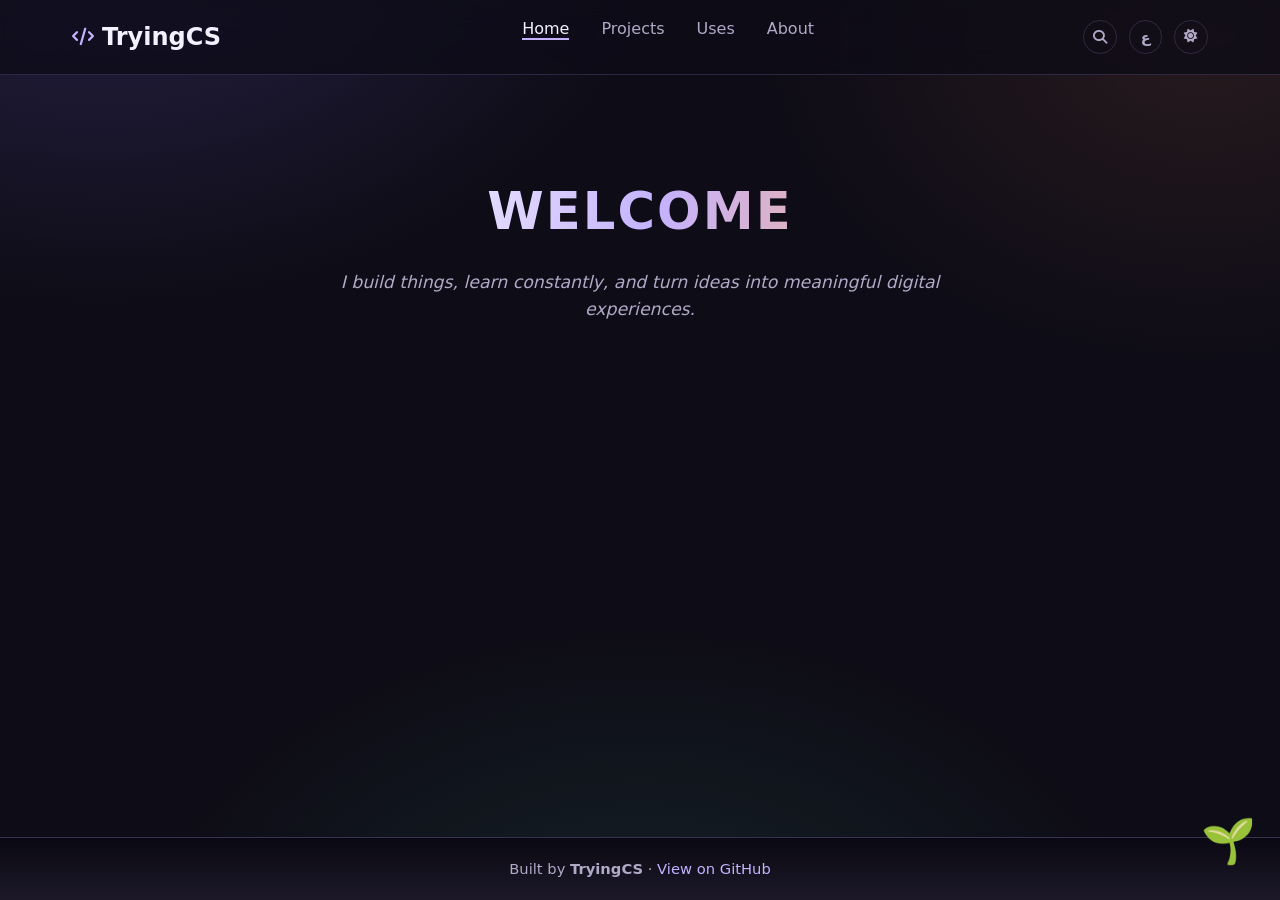
<file: index.html>
<!DOCTYPE html>
<html lang="en" dir="ltr">
<head>
    <meta charset="UTF-8">
    <meta name="viewport" content="width=device-width, initial-scale=1.0">
    <title data-i18n="home.title">Kissou's space</title>
    <link rel="stylesheet" href="https://cdnjs.cloudflare.com/ajax/libs/font-awesome/6.5.1/css/all.min.css">
    <link rel="stylesheet" href="/assets/css/style.css">
    <script src="/assets/js/i18n.js"></script>
    <script>
        // Apply a saved theme before paint so switching never flashes.
        try { if (localStorage.getItem('theme') === 'light') document.documentElement.dataset.theme = 'light'; } catch (e) {}
    </script>
</head>
<body>
    <nav class="navbar">
        <div class="nav-container">
            <a class="nav-logo" href="/">
                <i class="fa-solid fa-code" aria-hidden="true"></i>
                <span>TryingCS</span>
            </a>
             <ul class="nav-menu">
                <li class="nav-item"><a href="/" class="nav-link active" aria-current="page" data-i18n="nav.home">Home</a></li>
                <li class="nav-item"><a href="/projects/" class="nav-link" data-i18n="nav.projects">Projects</a></li>
                <li class="nav-item"><a href="/uses/" class="nav-link" data-i18n="nav.uses">Uses</a></li>
                <li class="nav-item"><a href="/about/" class="nav-link" data-i18n="nav.about">About</a></li>

            </ul>
            <div class="nav-actions">
                <button type="button" class="nav-icon-btn" data-palette-open data-i18n-attr="aria-label:nav.search;title:nav.searchTitle" aria-label="Search pages" title="Search pages (Ctrl K)">
                    <i class="fa-solid fa-magnifying-glass"></i>
                </button>
                <button type="button" class="lang-toggle" data-lang-toggle aria-label="Switch to Arabic" title="Switch to Arabic">
                    <span data-lang-label aria-hidden="true">ع</span>
                </button>
                <button type="button" class="theme-toggle" aria-label="Switch to light mode" aria-pressed="false" title="Switch to light mode">
                    <i class="fa-solid fa-sun theme-icon theme-icon-sun" aria-hidden="true"></i>
                    <i class="fa-solid fa-moon theme-icon theme-icon-moon" aria-hidden="true"></i>
                </button>
                <div class="hamburger" aria-label="Toggle menu">
                    <span></span>
                    <span></span>
                    <span></span>
                </div>
            </div>
        </div>
    </nav>

    <main class="container">
        <section class="hero">
            <h1 data-i18n="home.heading">Welcome</h1>
            <p class="subtitle" data-i18n="home.subtitle">I build things, learn constantly, and turn ideas into meaningful digital experiences.</p>
        </section>
    </main>

    <footer class="site-footer">
        <p>
            <span data-i18n="footer.builtBy">Built by</span> <strong>TryingCS</strong> ·
            <a href="https://github.com/TryingCS/TryingCS.github.io" target="_blank" rel="noreferrer" data-i18n="footer.viewGithub">View on GitHub</a>
        </p>
    </footer>

    <img id="watering-can" src="/assets/watering-can.png" alt="">
    <div id="plant-wrap" title="Water the plant" data-i18n-attr="title:plant.title"><span id="plant">🌱</span></div>
    <div id="water-popup"></div>

    <script src="/assets/js/plant.js"></script>
    <script src="/assets/js/navbar.js"></script>
    <script src="/assets/js/theme.js"></script>
    <script src="/assets/js/palette.js"></script>
</body>
</html>
</file>
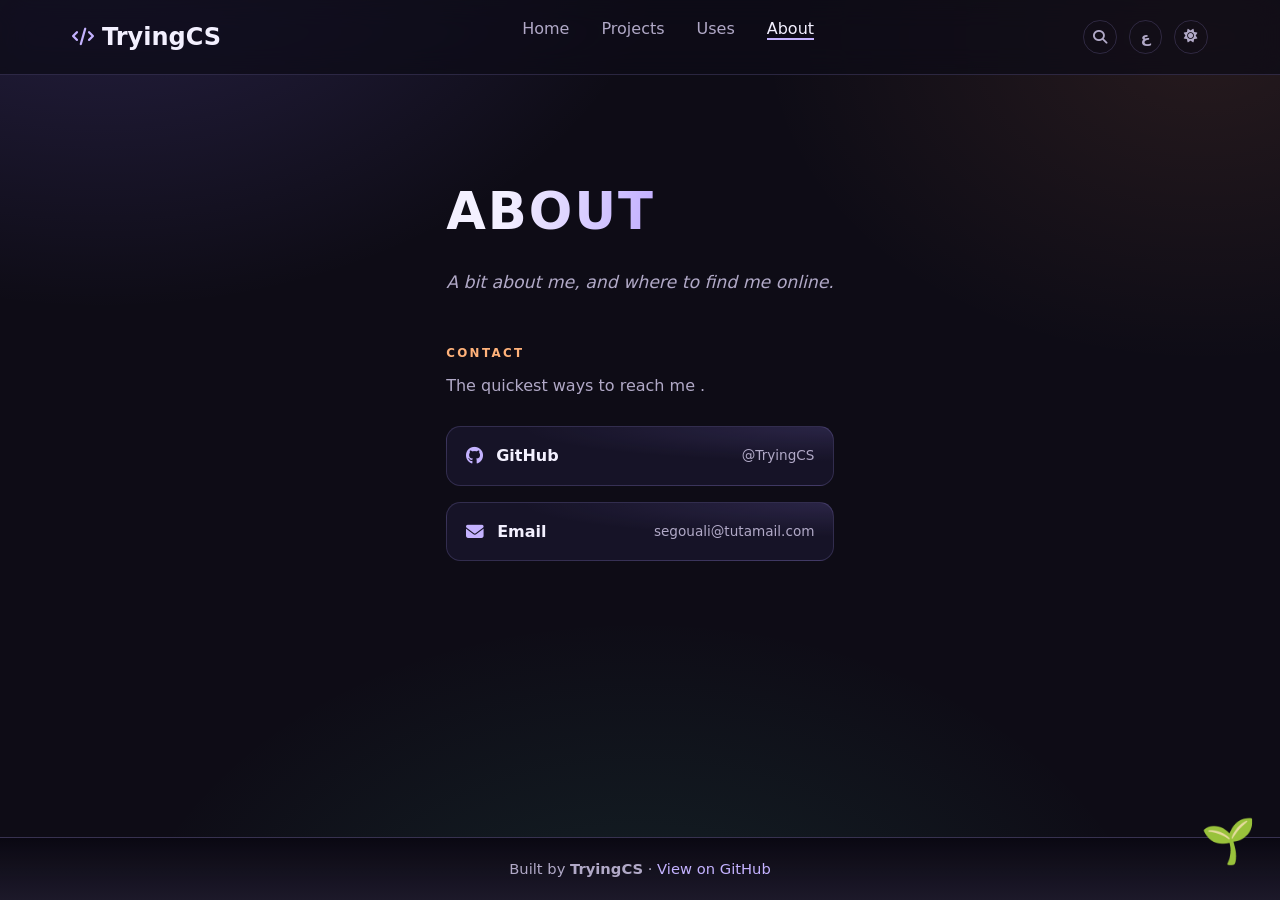
<file: about/index.html>
<!DOCTYPE html>
<html lang="en" dir="ltr">
<head>
    <meta charset="UTF-8">
    <meta name="viewport" content="width=device-width, initial-scale=1.0">
    <title data-i18n="about.title">Kissou's space</title>
    <link rel="stylesheet" href="https://cdnjs.cloudflare.com/ajax/libs/font-awesome/6.5.1/css/all.min.css">
    <link rel="stylesheet" href="/assets/css/style.css">
    <script src="/assets/js/i18n.js"></script>
    <script>
        // Apply a saved theme before paint so switching never flashes.
        try { if (localStorage.getItem('theme') === 'light') document.documentElement.dataset.theme = 'light'; } catch (e) {}
    </script>
</head>
<body>
    <nav class="navbar">
        <div class="nav-container">
            <a class="nav-logo" href="/">
                <i class="fa-solid fa-code" aria-hidden="true"></i>
                <span>TryingCS</span>
            </a>
            <ul class="nav-menu">
                <li class="nav-item"><a href="/" class="nav-link" data-i18n="nav.home">Home</a></li>
                <li class="nav-item"><a href="/projects/" class="nav-link" data-i18n="nav.projects">Projects</a></li>
                <li class="nav-item"><a href="/uses/" class="nav-link" data-i18n="nav.uses">Uses</a></li>
                <li class="nav-item"><a href="/about/" class="nav-link active" aria-current="page" data-i18n="nav.about">About</a></li>

            </ul>
            <div class="nav-actions">
                <button type="button" class="nav-icon-btn" data-palette-open data-i18n-attr="aria-label:nav.search;title:nav.searchTitle" aria-label="Search pages" title="Search pages (Ctrl K)">
                    <i class="fa-solid fa-magnifying-glass"></i>
                </button>
                <button type="button" class="lang-toggle" data-lang-toggle aria-label="Switch to Arabic" title="Switch to Arabic">
                    <span data-lang-label aria-hidden="true">ع</span>
                </button>
                <button type="button" class="theme-toggle" aria-label="Switch to light mode" aria-pressed="false" title="Switch to light mode">
                    <i class="fa-solid fa-sun theme-icon theme-icon-sun" aria-hidden="true"></i>
                    <i class="fa-solid fa-moon theme-icon theme-icon-moon" aria-hidden="true"></i>
                </button>
                <div class="hamburger" aria-label="Toggle menu">
                    <span></span>
                    <span></span>
                    <span></span>
                </div>
            </div>
        </div>
    </nav>

    <main class="container about">
        <header class="hero about-hero">
            <h1 data-i18n="about.heading">About</h1>
            <p class="subtitle" data-i18n="about.subtitle">A bit about me, and where to find me online.</p>
        </header>

        <section class="about-section" aria-labelledby="about-contact">
            <h2 id="about-contact" data-i18n="about.contact">Contact</h2>
            <p data-i18n="about.contactNote">I'm here.</p>

            <ul class="about-contacts">
                <li>
                    <a class="about-contact" href="https://github.com/TryingCS" target="_blank" rel="noreferrer">
                        <i class="fa-brands fa-github" aria-hidden="true"></i>
                        <span class="about-contact-label" data-i18n="about.github">GitHub</span>
                        <span class="about-contact-value">@TryingCS</span>
                    </a>
                </li>
                <li>
                    <a class="about-contact" href="mailto:segouali@tutamail.com">
                        <i class="fa-solid fa-envelope" aria-hidden="true"></i>
                        <span class="about-contact-label" data-i18n="about.email">Email</span>
                        <span class="about-contact-value">segouali@tutamail.com</span>
                    </a>
                </li>
            </ul>
        </section>
    </main>

    <footer class="site-footer">
        <p>
            <span data-i18n="footer.builtBy">Built by</span> <strong>TryingCS</strong> ·
            <a href="https://github.com/TryingCS/TryingCS.github.io" target="_blank" rel="noreferrer" data-i18n="footer.viewGithub">View on GitHub</a>
        </p>
    </footer>

    <img id="watering-can" src="/assets/watering-can.png" alt="">
    <div id="plant-wrap" title="Water the plant" data-i18n-attr="title:plant.title"><span id="plant">🌱</span></div>
    <div id="water-popup"></div>

    <script src="/assets/js/plant.js"></script>
    <script src="/assets/js/navbar.js"></script>
    <script src="/assets/js/theme.js"></script>
    <script src="/assets/js/palette.js"></script>
</body>
</html>
</file>
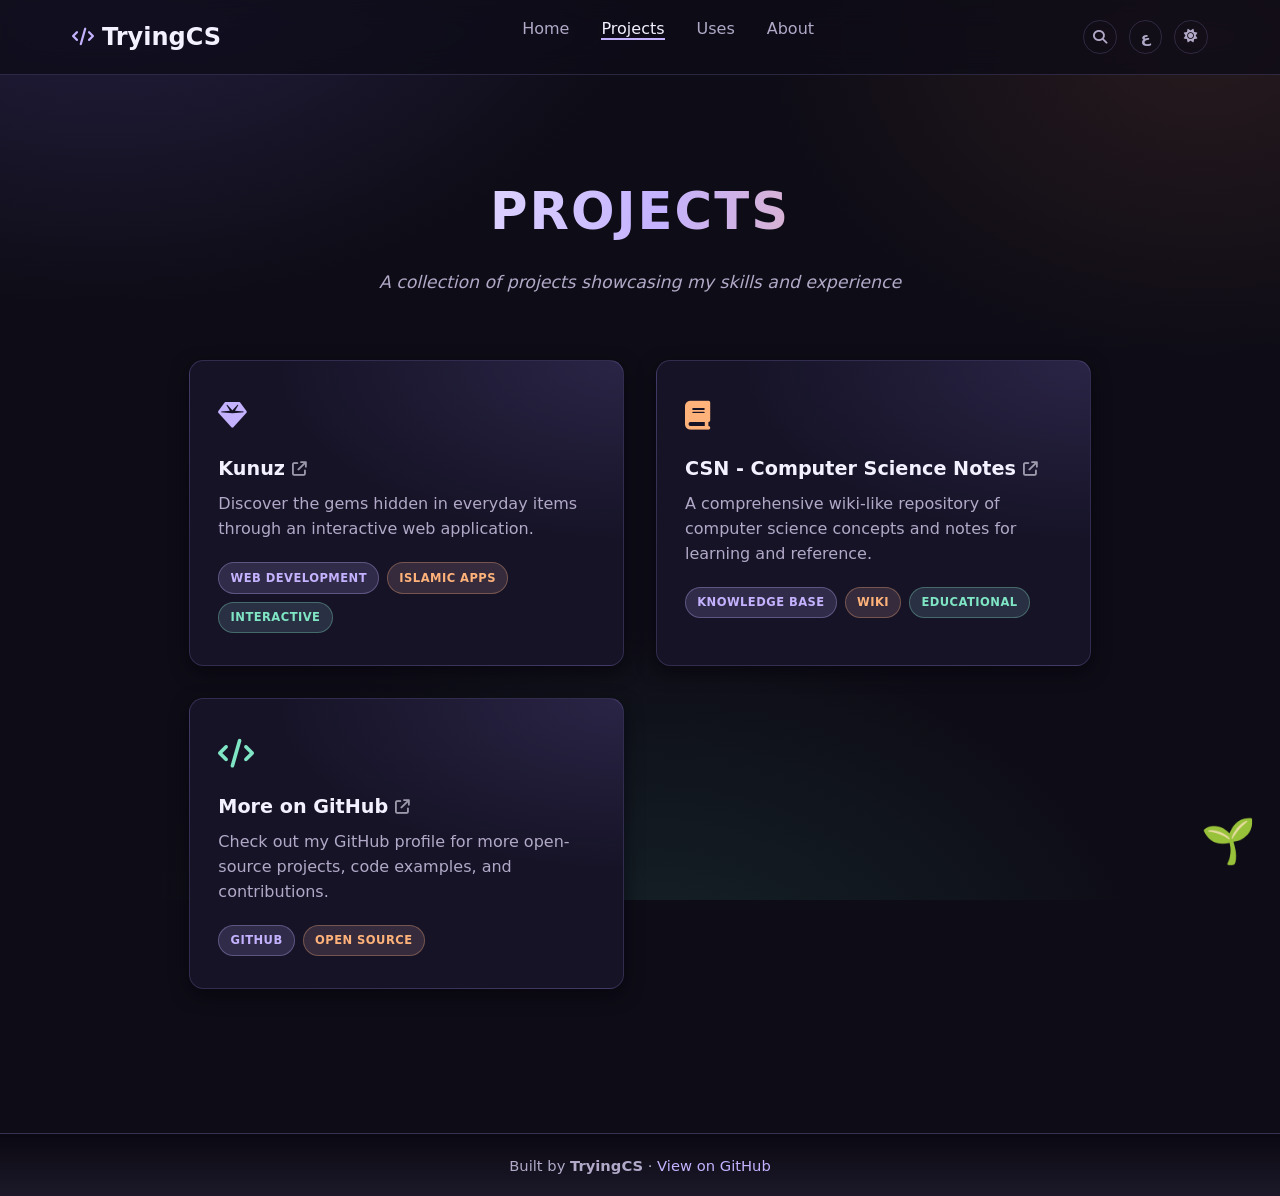
<file: projects/index.html>
<!DOCTYPE html>
<html lang="en" dir="ltr">
<head>
    <meta charset="UTF-8">
    <meta name="viewport" content="width=device-width, initial-scale=1.0">
    <title data-i18n="projects.title">Projects - My Portfolio</title>
    <link rel="stylesheet" href="https://cdnjs.cloudflare.com/ajax/libs/font-awesome/6.5.1/css/all.min.css">
    <link rel="stylesheet" href="/assets/css/style.css">
    <script src="/assets/js/i18n.js"></script>
    <script>
        // Apply a saved theme before paint so switching never flashes.
        try { if (localStorage.getItem('theme') === 'light') document.documentElement.dataset.theme = 'light'; } catch (e) {}
    </script>
</head>
<body>
    <nav class="navbar">
        <div class="nav-container">
            <a class="nav-logo" href="/">
                <i class="fa-solid fa-code" aria-hidden="true"></i>
                <span>TryingCS</span>
            </a>
             <ul class="nav-menu">
                <li class="nav-item"><a href="/" class="nav-link" data-i18n="nav.home">Home</a></li>
                <li class="nav-item"><a href="/projects/" class="nav-link active" aria-current="page" data-i18n="nav.projects">Projects</a></li>
                <li class="nav-item"><a href="/uses/" class="nav-link" data-i18n="nav.uses">Uses</a></li>
                <li class="nav-item"><a href="/about/" class="nav-link" data-i18n="nav.about">About</a></li>

            </ul>
            <div class="nav-actions">
                <button type="button" class="nav-icon-btn" data-palette-open data-i18n-attr="aria-label:nav.search;title:nav.searchTitle" aria-label="Search pages" title="Search pages (Ctrl K)">
                    <i class="fa-solid fa-magnifying-glass"></i>
                </button>
                <button type="button" class="lang-toggle" data-lang-toggle aria-label="Switch to Arabic" title="Switch to Arabic">
                    <span data-lang-label aria-hidden="true">ع</span>
                </button>
                <button type="button" class="theme-toggle" aria-label="Switch to light mode" aria-pressed="false" title="Switch to light mode">
                    <i class="fa-solid fa-sun theme-icon theme-icon-sun" aria-hidden="true"></i>
                    <i class="fa-solid fa-moon theme-icon theme-icon-moon" aria-hidden="true"></i>
                </button>
                <div class="hamburger" aria-label="Toggle menu">
                    <span></span>
                    <span></span>
                    <span></span>
                </div>
            </div>
        </div>
    </nav>

    <main class="container">
        <section class="hero">
            <h1 data-i18n="projects.heading">Projects</h1>
            <p class="subtitle" data-i18n="projects.subtitle">A collection of projects showcasing my skills and experience</p>
        </section>

        <div class="grid">
            <div class="card">
                <div class="card-icon"><i class="fa-solid fa-gem"></i></div>
                <a href="https://tryingcs.github.io/kunuz/">
                    <span data-i18n="projects.kunuz.title">Kunuz</span> <i class="fa-solid fa-arrow-up-right-from-square" style="font-size: 0.9rem; vertical-align: middle; opacity: 0.6;"></i>
                </a>
                <p data-i18n="projects.kunuz.desc">Discover the gems hidden in everyday items through an interactive web application.</p>
                <div class="tags">
                    <span class="tag" data-i18n="tags.webDev">Web Development</span>
                    <span class="tag" data-i18n="tags.islamicApps">Islamic Apps</span>
                    <span class="tag" data-i18n="tags.interactive">Interactive</span>
                </div>
            </div>

            <div class="card">
                <div class="card-icon"><i class="fa-solid fa-book"></i></div>
                <a href="https://computer-science-notes.vercel.app/">
                    <span data-i18n="projects.csn.title">CSN - Computer Science Notes</span> <i class="fa-solid fa-arrow-up-right-from-square" style="font-size: 0.9rem; vertical-align: middle; opacity: 0.6;"></i>
                </a>
                <p data-i18n="projects.csn.desc">A comprehensive wiki-like repository of computer science concepts and notes for learning and reference.</p>
                <div class="tags">
                    <span class="tag" data-i18n="tags.knowledgeBase">Knowledge Base</span>
                    <span class="tag" data-i18n="tags.wiki">Wiki</span>
                    <span class="tag" data-i18n="tags.educational">Educational</span>
                </div>
            </div>

            <div class="card">
                <div class="card-icon"><i class="fa-solid fa-code"></i></div>
                <a href="https://github.com/TryingCS">
                    <span data-i18n="projects.github.title">More on GitHub</span> <i class="fa-solid fa-arrow-up-right-from-square" style="font-size: 0.9rem; vertical-align: middle; opacity: 0.6;"></i>
                </a>
                <p data-i18n="projects.github.desc">Check out my GitHub profile for more open-source projects, code examples, and contributions.</p>
                <div class="tags">
                    <span class="tag" data-i18n="tags.github">GitHub</span>
                    <span class="tag" data-i18n="tags.openSource">Open Source</span>
                </div>
            </div>
        </div>
    </main>

    <footer class="site-footer">
        <p>
            <span data-i18n="footer.builtBy">Built by</span> <strong>TryingCS</strong> ·
            <a href="https://github.com/TryingCS/TryingCS.github.io" target="_blank" rel="noreferrer" data-i18n="footer.viewGithub">View on GitHub</a>
        </p>
    </footer>

    <img id="watering-can" src="/assets/watering-can.png" alt="">
    <div id="plant-wrap" title="Water the plant" data-i18n-attr="title:plant.title"><span id="plant">🌱</span></div>
    <div id="water-popup"></div>

    <script src="/assets/js/plant.js"></script>
    <script src="/assets/js/navbar.js"></script>
    <script src="/assets/js/theme.js"></script>
    <script src="/assets/js/palette.js"></script>
</body>
</html>
</file>
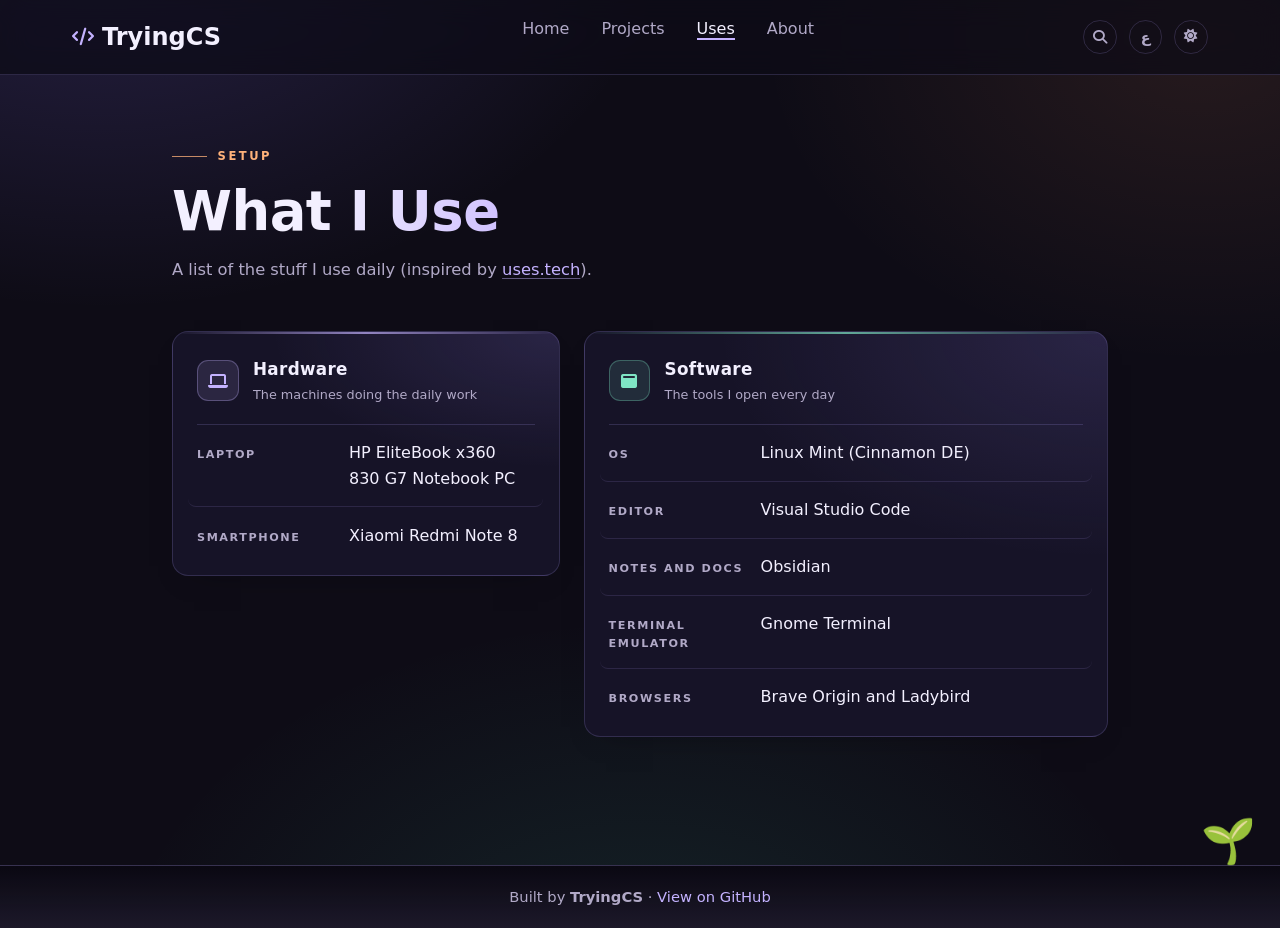
<file: uses/index.html>
<!DOCTYPE html>
<html lang="en" dir="ltr">
<head>
    <meta charset="UTF-8">
    <meta name="viewport" content="width=device-width, initial-scale=1.0">
    <title data-i18n="uses.title">Uses - TryingCS</title>
    <link rel="stylesheet" href="https://cdnjs.cloudflare.com/ajax/libs/font-awesome/6.5.1/css/all.min.css">
    <link rel="stylesheet" href="/assets/css/style.css">
    <script src="/assets/js/i18n.js"></script>
    <script>
        // Apply a saved theme before paint so switching never flashes.
        try { if (localStorage.getItem('theme') === 'light') document.documentElement.dataset.theme = 'light'; } catch (e) {}
    </script>
</head>
<body>
<nav class="navbar">
  <div class="nav-container">
    <a class="nav-logo" href="/"><i class="fa-solid fa-code" aria-hidden="true"></i> <span>TryingCS</span></a>
     <ul class="nav-menu">
                <li class="nav-item"><a href="/" class="nav-link" data-i18n="nav.home">Home</a></li>
                <li class="nav-item"><a href="/projects/" class="nav-link" data-i18n="nav.projects">Projects</a></li>
                <li class="nav-item"><a href="/uses/" class="nav-link active" aria-current="page" data-i18n="nav.uses">Uses</a></li>
                <li class="nav-item"><a href="/about/" class="nav-link" data-i18n="nav.about">About</a></li>

            </ul>
    <div class="nav-actions">
      <button type="button" class="nav-icon-btn" data-palette-open data-i18n-attr="aria-label:nav.search;title:nav.searchTitle" aria-label="Search pages" title="Search pages (Ctrl K)">
        <i class="fa-solid fa-magnifying-glass"></i>
      </button>
      <button type="button" class="lang-toggle" data-lang-toggle aria-label="Switch to Arabic" title="Switch to Arabic">
        <span data-lang-label aria-hidden="true">ع</span>
      </button>
      <button type="button" class="theme-toggle" aria-label="Switch to light mode" aria-pressed="false" title="Switch to light mode">
        <i class="fa-solid fa-sun theme-icon theme-icon-sun" aria-hidden="true"></i>
        <i class="fa-solid fa-moon theme-icon theme-icon-moon" aria-hidden="true"></i>
      </button>
      <div class="hamburger" aria-label="Toggle menu"><span></span><span></span><span></span></div>
    </div>
  </div>
</nav>

<main class="container uses">
    <header class="uses-hero">
        <p class="uses-eyebrow" data-i18n="uses.eyebrow">Setup</p>
        <h1 data-i18n="uses.heading">What I Use</h1>
        <p class="uses-lede" data-i18n-html="uses.intro">A list of the stuff I use daily (inspired by <a href="https://uses.tech/" target="_blank" rel="noreferrer">uses.tech</a>).</p>
    </header>

    <div class="uses-grid">
        <section class="uses-panel">
            <div class="uses-panel-head">
                <span class="uses-panel-icon"><i class="fa-solid fa-laptop" aria-hidden="true"></i></span>
                <div class="uses-panel-title">
                    <h2 data-i18n="uses.hardware">Hardware</h2>
                    <p class="uses-panel-note" data-i18n="uses.hardwareNote">The machines doing the daily work</p>
                </div>
            </div>
            <dl class="uses-list">
                <div class="uses-item">
                    <dt data-i18n="uses.laptop.label">Laptop</dt>
                    <dd data-i18n="uses.laptop.value">HP EliteBook x360 830 G7 Notebook PC</dd>
                </div>
                <div class="uses-item">
                    <dt data-i18n="uses.phone.label">Smartphone</dt>
                    <dd data-i18n="uses.phone.value">Xiaomi Redmi Note 8</dd>
                </div>
            </dl>
        </section>

        <section class="uses-panel">
            <div class="uses-panel-head">
                <span class="uses-panel-icon"><i class="fa-solid fa-window-maximize" aria-hidden="true"></i></span>
                <div class="uses-panel-title">
                    <h2 data-i18n="uses.software">Software</h2>
                    <p class="uses-panel-note" data-i18n="uses.softwareNote">The tools I open every day</p>
                </div>
            </div>
            <dl class="uses-list">
                <div class="uses-item">
                    <dt data-i18n="uses.os.label">OS</dt>
                    <dd data-i18n="uses.os.value">Linux Mint (Cinnamon DE)</dd>
                </div>
                <div class="uses-item">
                    <dt data-i18n="uses.editor.label">Editor</dt>
                    <dd data-i18n="uses.editor.value">Visual Studio Code</dd>
                </div>
                <div class="uses-item">
                    <dt data-i18n="uses.notes.label">Notes and Docs</dt>
                    <dd data-i18n="uses.notes.value">Obsidian</dd>
                </div>
                <div class="uses-item">
                    <dt data-i18n="uses.terminal.label">Terminal Emulator</dt>
                    <dd data-i18n="uses.terminal.value">Gnome Terminal</dd>
                </div>
                <div class="uses-item">
                    <dt data-i18n="uses.browser.label">Browsers</dt>
                    <dd data-i18n="uses.browser.value">Brave Browser and Ladybird</dd>
                </div>
            </dl>
        </section>
    </div>
</main>

<footer class="site-footer">
    <p>
        <span data-i18n="footer.builtBy">Built by</span> <strong>TryingCS</strong> ·
        <a href="https://github.com/TryingCS/TryingCS.github.io" target="_blank" rel="noreferrer" data-i18n="footer.viewGithub">View on GitHub</a>
    </p>
</footer>

<img id="watering-can" src="/assets/watering-can.png" alt="">
<div id="plant-wrap" title="Water the plant" data-i18n-attr="title:plant.title"><span id="plant">🌱</span></div>
<div id="water-popup"></div>

<script src="/assets/js/plant.js"></script>
<script src="/assets/js/navbar.js"></script>
<script src="/assets/js/theme.js"></script>
<script src="/assets/js/palette.js"></script>
</body>
</html>
</file>
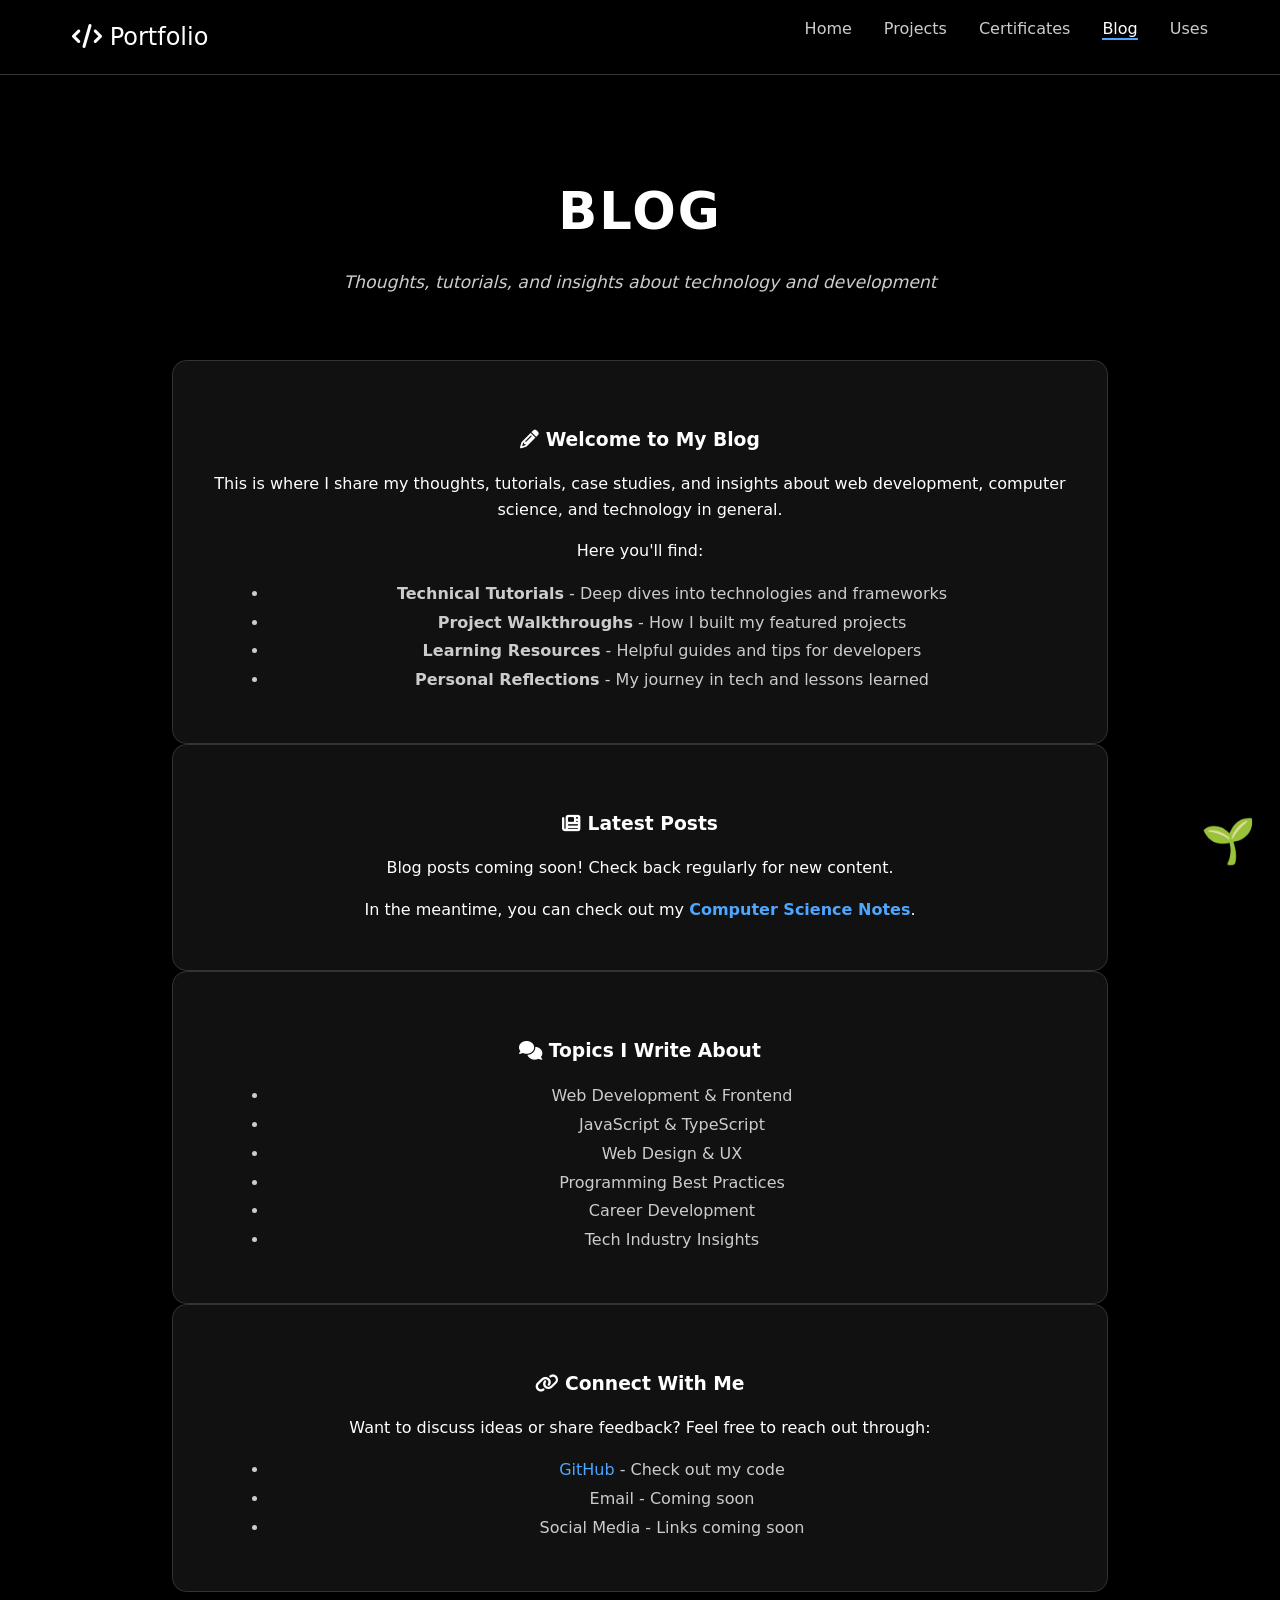
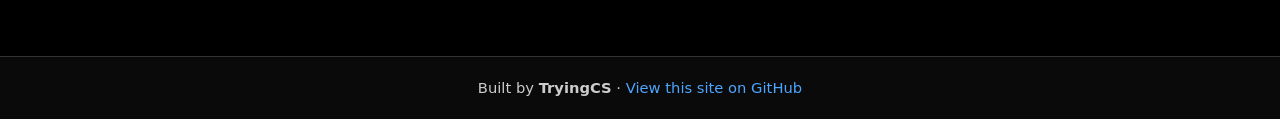
<file: pages/blog.html>
<!DOCTYPE html>
<html lang="en">
<head>
    <meta charset="UTF-8">
    <meta name="viewport" content="width=device-width, initial-scale=1.0">
    <title>Blog - My Portfolio</title>
    <link rel="stylesheet" href="https://cdnjs.cloudflare.com/ajax/libs/font-awesome/6.5.1/css/all.min.css">
    <link rel="stylesheet" href="../css/style.css">
</head>
<body>
    <nav class="navbar">
        <div class="nav-container">
            <div class="nav-logo">
                <i class="fa-solid fa-code"></i>
                <span>Portfolio</span>
            </div>
            <ul class="nav-menu">
                <li class="nav-item"><a href="../index.html" class="nav-link">Home</a></li>
                <li class="nav-item"><a href="projects.html" class="nav-link">Projects</a></li>
                <li class="nav-item"><a href="certificates.html" class="nav-link">Certificates</a></li>
                <li class="nav-item"><a href="blog.html" class="nav-link active">Blog</a></li>
                <li class="nav-item"><a href="uses.html" class="nav-link">Uses</a></li>
            </ul>
            <div class="hamburger">
                <span></span>
                <span></span>
                <span></span>
            </div>
        </div>
    </nav>

    <main class="container">
        <section class="hero">
            <h1>Blog</h1>
            <p class="subtitle">Thoughts, tutorials, and insights about technology and development</p>
        </section>

        <div class="featured-section">
            <div class="page-section">
                <h3><i class="fa-solid fa-pencil"></i> Welcome to My Blog</h3>
                <p>This is where I share my thoughts, tutorials, case studies, and insights about web development, computer science, and technology in general.</p>
                <p>Here you'll find:</p>
                <ul style="color: var(--text-sub); line-height: 1.8; margin-left: 2rem;">
                    <li><strong>Technical Tutorials</strong> - Deep dives into technologies and frameworks</li>
                    <li><strong>Project Walkthroughs</strong> - How I built my featured projects</li>
                    <li><strong>Learning Resources</strong> - Helpful guides and tips for developers</li>
                    <li><strong>Personal Reflections</strong> - My journey in tech and lessons learned</li>
                </ul>
            </div>

            <div class="page-section">
                <h3><i class="fa-solid fa-newspaper"></i> Latest Posts</h3>
                <p>Blog posts coming soon! Check back regularly for new content.</p>
                <p>In the meantime, you can check out my <a href="https://computer-science-notes.vercel.app/" style="color: var(--accent); text-decoration: none; font-weight: 600;">Computer Science Notes</a>.</p>
            </div>

            <div class="page-section">
                <h3><i class="fa-solid fa-comments"></i> Topics I Write About</h3>
                <ul style="color: var(--text-sub); line-height: 1.8; margin-left: 2rem;">
                    <li>Web Development & Frontend</li>
                    <li>JavaScript & TypeScript</li>
                    <li>Web Design & UX</li>
                    <li>Programming Best Practices</li>
                    <li>Career Development</li>
                    <li>Tech Industry Insights</li>
                </ul>
            </div>

            <div class="page-section">
                <h3><i class="fa-solid fa-link"></i> Connect With Me</h3>
                <p>Want to discuss ideas or share feedback? Feel free to reach out through:</p>
                <ul style="color: var(--text-sub); line-height: 1.8; margin-left: 2rem;">
                    <li><a href="https://github.com/TryingCS" style="color: var(--accent); text-decoration: none;">GitHub</a> - Check out my code</li>
                    <li>Email - Coming soon</li>
                    <li>Social Media - Links coming soon</li>
                </ul>
            </div>
        </div>
    </main>

    <footer class="site-footer">
        <p>
            Built by <strong>TryingCS</strong> ·
            <a href="https://github.com/TryingCS/TryingCS.github.io" target="_blank" rel="noreferrer">View this site on GitHub</a>
        </p>
    </footer>

    <img id="watering-can" src="../assets/watering-can.png" alt="">
    <div id="plant-wrap" title="Water the plant"><span id="plant">🌱</span></div>
    <div id="water-popup"></div>

    <script src="../js/plant.js"></script>
    <script src="../js/navbar.js"></script>
</body>
</html>
</file>
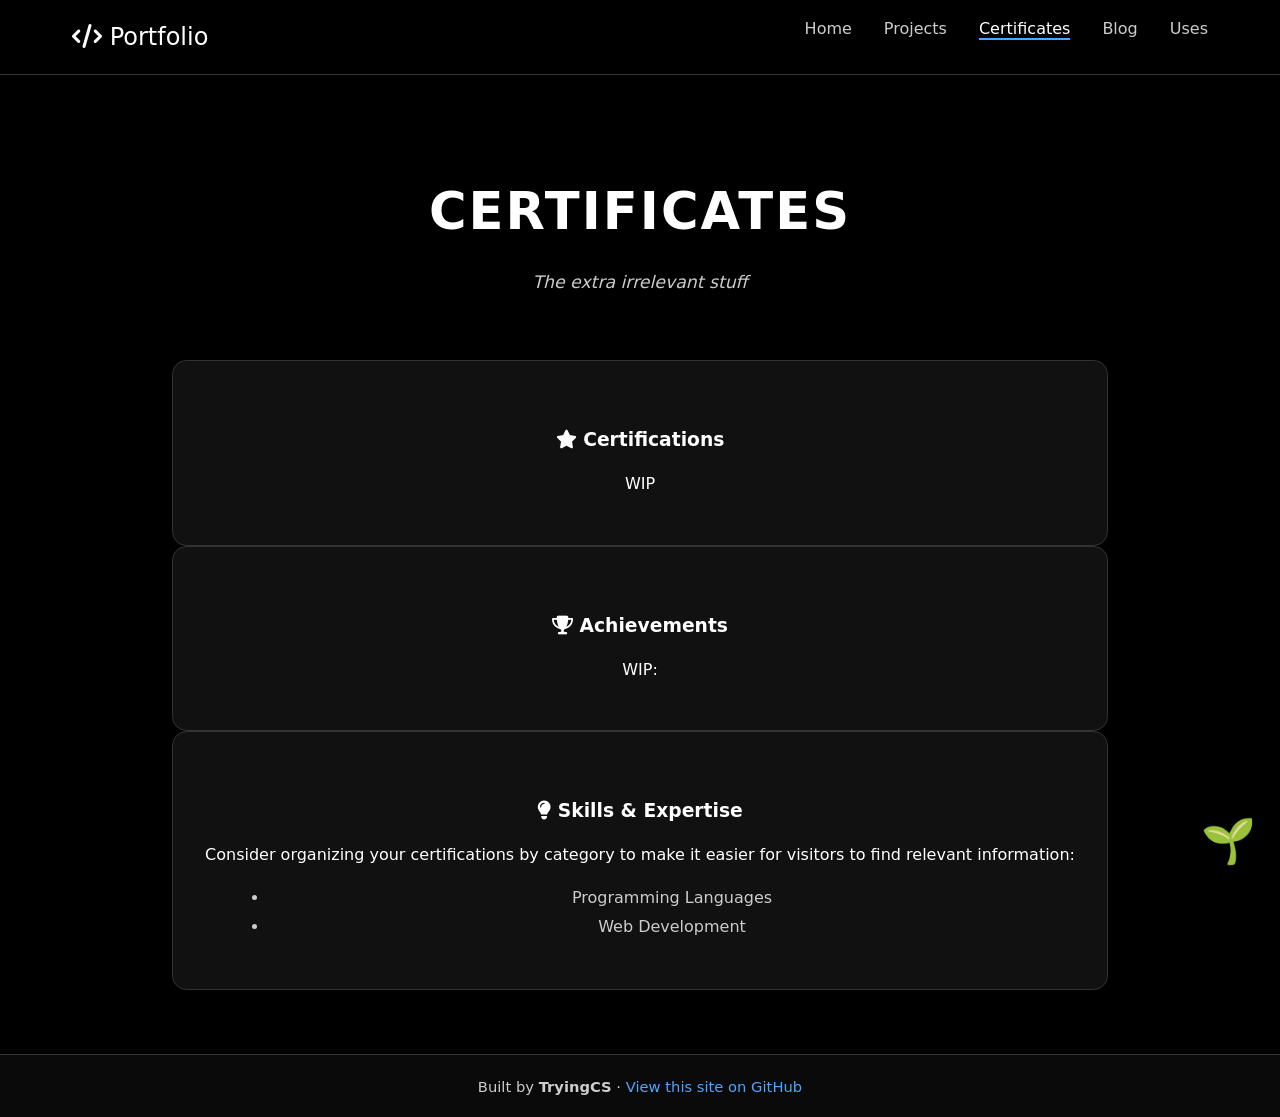
<file: pages/certificates.html>
<!DOCTYPE html>
<html lang="en">
<head>
    <meta charset="UTF-8">
    <meta name="viewport" content="width=device-width, initial-scale=1.0">
    <title>Certificates - My Portfolio</title>
    <link rel="stylesheet" href="https://cdnjs.cloudflare.com/ajax/libs/font-awesome/6.5.1/css/all.min.css">
    <link rel="stylesheet" href="../css/style.css">
</head>
<body>
    <nav class="navbar">
        <div class="nav-container">
            <div class="nav-logo">
                <i class="fa-solid fa-code"></i>
                <span>Portfolio</span>
            </div>
            <ul class="nav-menu">
                <li class="nav-item"><a href="../index.html" class="nav-link">Home</a></li>
                <li class="nav-item"><a href="projects.html" class="nav-link">Projects</a></li>
                <li class="nav-item"><a href="certificates.html" class="nav-link active">Certificates</a></li>
                <li class="nav-item"><a href="blog.html" class="nav-link">Blog</a></li>
                <li class="nav-item"><a href="uses.html" class="nav-link">Uses</a></li>
            </ul>
            <div class="hamburger">
                <span></span>
                <span></span>
                <span></span>
            </div>
        </div>
    </nav>

    <main class="container">
        <section class="hero">
            <h1>Certificates </h1>
            <p class="subtitle">The extra irrelevant  stuff</p>
        </section>

        <div class="featured-section">
            <div class="page-section">
                <h3><i class="fa-solid fa-star"></i> Certifications</h3>
                <p>WIP</p>
                <ul style="color: var(--text-sub); line-height: 1.8; margin-left: 2rem;">
                </ul>
            </div>

            <div class="page-section">
                <h3><i class="fa-solid fa-trophy"></i> Achievements</h3>
                <p>WIP:</p>
                <ul style="color: var(--text-sub); line-height: 1.8; margin-left: 2rem;">
                </ul>
            </div>

            <div class="page-section">
                <h3><i class="fa-solid fa-lightbulb"></i> Skills & Expertise</h3>
                <p>Consider organizing your certifications by category to make it easier for visitors to find relevant information:</p>
                <ul style="color: var(--text-sub); line-height: 1.8; margin-left: 2rem;">
                    <li>Programming Languages</li>
                    <li>Web Development</li>
                </ul>
            </div>
        </div>
    </main>

    <footer class="site-footer">
        <p>
            Built by <strong>TryingCS</strong> ·
            <a href="https://github.com/TryingCS/TryingCS.github.io" target="_blank" rel="noreferrer">View this site on GitHub</a>
        </p>
    </footer>

    <img id="watering-can" src="../assets/watering-can.png" alt="">
    <div id="plant-wrap" title="Water the plant"><span id="plant">🌱</span></div>
    <div id="water-popup"></div>

    <script src="../js/plant.js"></script>
    <script src="../js/navbar.js"></script>
</body>
</html>
</file>
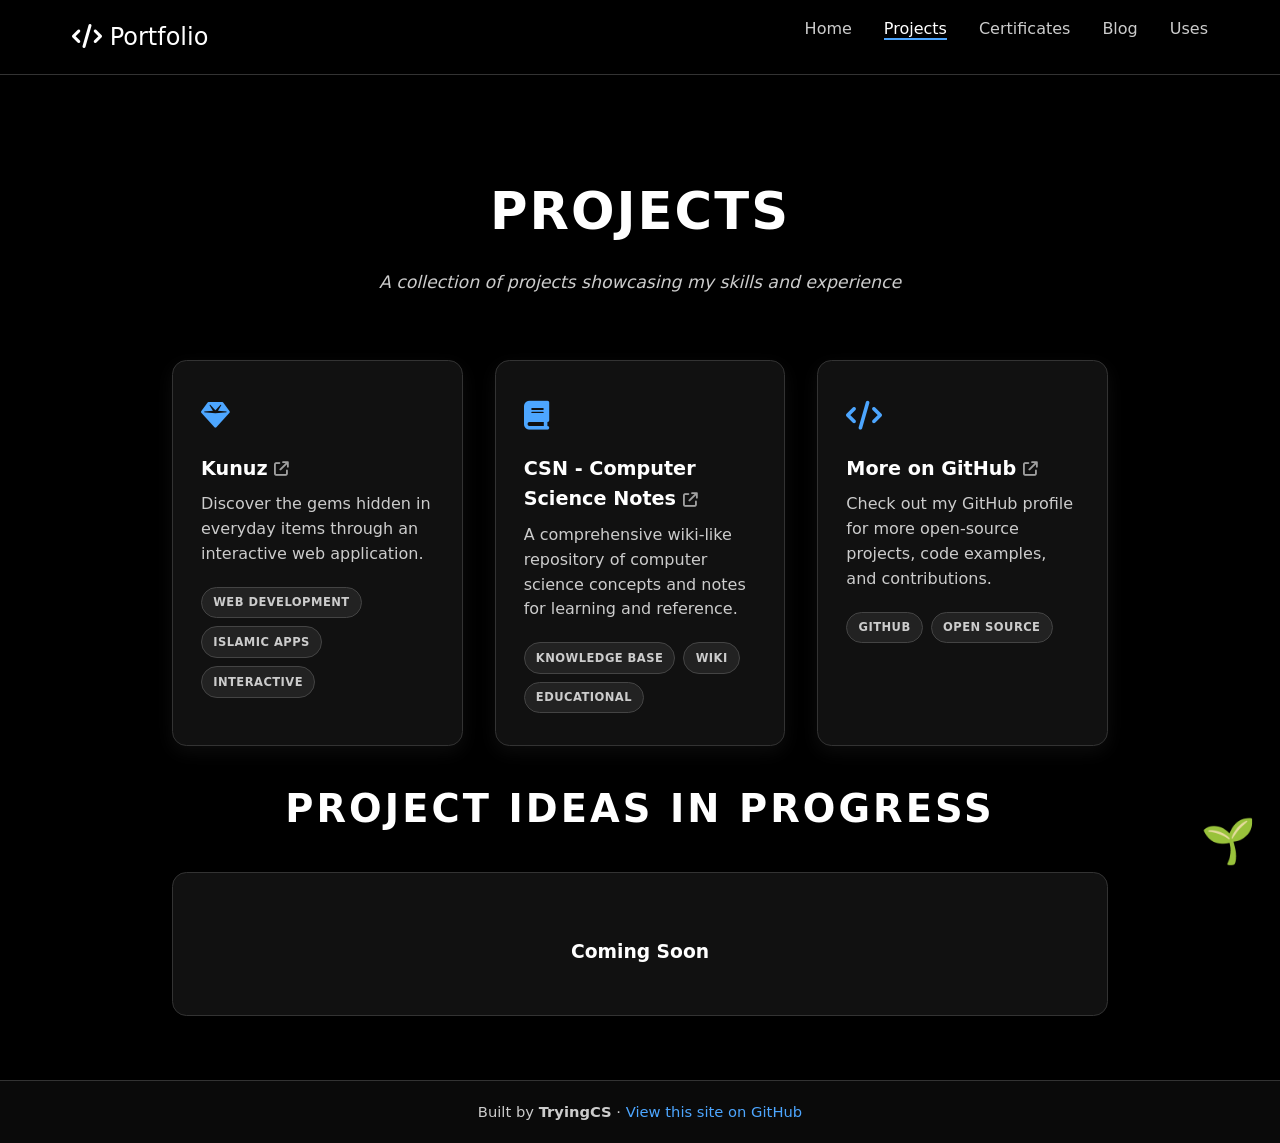
<file: pages/projects.html>
<!DOCTYPE html>
<html lang="en">
<head>
    <meta charset="UTF-8">
    <meta name="viewport" content="width=device-width, initial-scale=1.0">
    <title>Projects - My Portfolio</title>
    <link rel="stylesheet" href="https://cdnjs.cloudflare.com/ajax/libs/font-awesome/6.5.1/css/all.min.css">
    <link rel="stylesheet" href="../css/style.css">
</head>
<body>
    <nav class="navbar">
        <div class="nav-container">
            <div class="nav-logo">
                <i class="fa-solid fa-code"></i>
                <span>Portfolio</span>
            </div>
            <ul class="nav-menu">
                <li class="nav-item"><a href="../index.html" class="nav-link">Home</a></li>
                <li class="nav-item"><a href="projects.html" class="nav-link active">Projects</a></li>
                <li class="nav-item"><a href="certificates.html" class="nav-link">Certificates</a></li>
                <li class="nav-item"><a href="blog.html" class="nav-link">Blog</a></li>
                <li class="nav-item"><a href="uses.html" class="nav-link">Uses</a></li>
            </ul>
            <div class="hamburger">
                <span></span>
                <span></span>
                <span></span>
            </div>
        </div>
    </nav>

    <main class="container">
        <section class="hero">
            <h1>Projects</h1>
            <p class="subtitle">A collection of projects showcasing my skills and experience</p>
        </section>

        <div class="grid">
            <div class="card">
                <div class="card-icon"><i class="fa-solid fa-gem"></i></div>
                <a href="https://tryingcs.github.io/kunuz/">
                    Kunuz <i class="fa-solid fa-arrow-up-right-from-square" style="font-size: 0.9rem; vertical-align: middle; opacity: 0.6;"></i>
                </a>
                <p>Discover the gems hidden in everyday items through an interactive web application.</p>
                <div class="tags">
                    <span class="tag">Web Development</span>
                    <span class="tag">Islamic Apps</span>
                    <span class="tag">Interactive</span>
                </div>
            </div>

            <div class="card">
                <div class="card-icon"><i class="fa-solid fa-book"></i></div>
                <a href="https://computer-science-notes.vercel.app/">
                    CSN - Computer Science Notes <i class="fa-solid fa-arrow-up-right-from-square" style="font-size: 0.9rem; vertical-align: middle; opacity: 0.6;"></i>
                </a>
                <p>A comprehensive wiki-like repository of computer science concepts and notes for learning and reference.</p>
                <div class="tags">
                    <span class="tag">Knowledge Base</span>
                    <span class="tag">Wiki</span>
                    <span class="tag">Educational</span>
                </div>
            </div>

            <div class="card">
                <div class="card-icon"><i class="fa-solid fa-code"></i></div>
                <a href="https://github.com/TryingCS">
                    More on GitHub <i class="fa-solid fa-arrow-up-right-from-square" style="font-size: 0.9rem; vertical-align: middle; opacity: 0.6;"></i>
                </a>
                <p>Check out my GitHub profile for more open-source projects, code examples, and contributions.</p>
                <div class="tags">
                    <span class="tag">GitHub</span>
                    <span class="tag">Open Source</span>
                </div>
            </div>
        </div>

        <section class="featured-section">
            <h2>Project Ideas in Progress</h2>
            <div class="page-section">
                <h3>Coming Soon</h3>
            </div>
        </section>
    </main>

    <footer class="site-footer">
        <p>
            Built by <strong>TryingCS</strong> ·
            <a href="https://github.com/TryingCS/TryingCS.github.io" target="_blank" rel="noreferrer">View this site on GitHub</a>
        </p>
    </footer>

    <img id="watering-can" src="../assets/watering-can.png" alt="">
    <div id="plant-wrap" title="Water the plant"><span id="plant">🌱</span></div>
    <div id="water-popup"></div>

    <script src="../js/plant.js"></script>
    <script src="../js/navbar.js"></script>
</body>
</html>
</file>
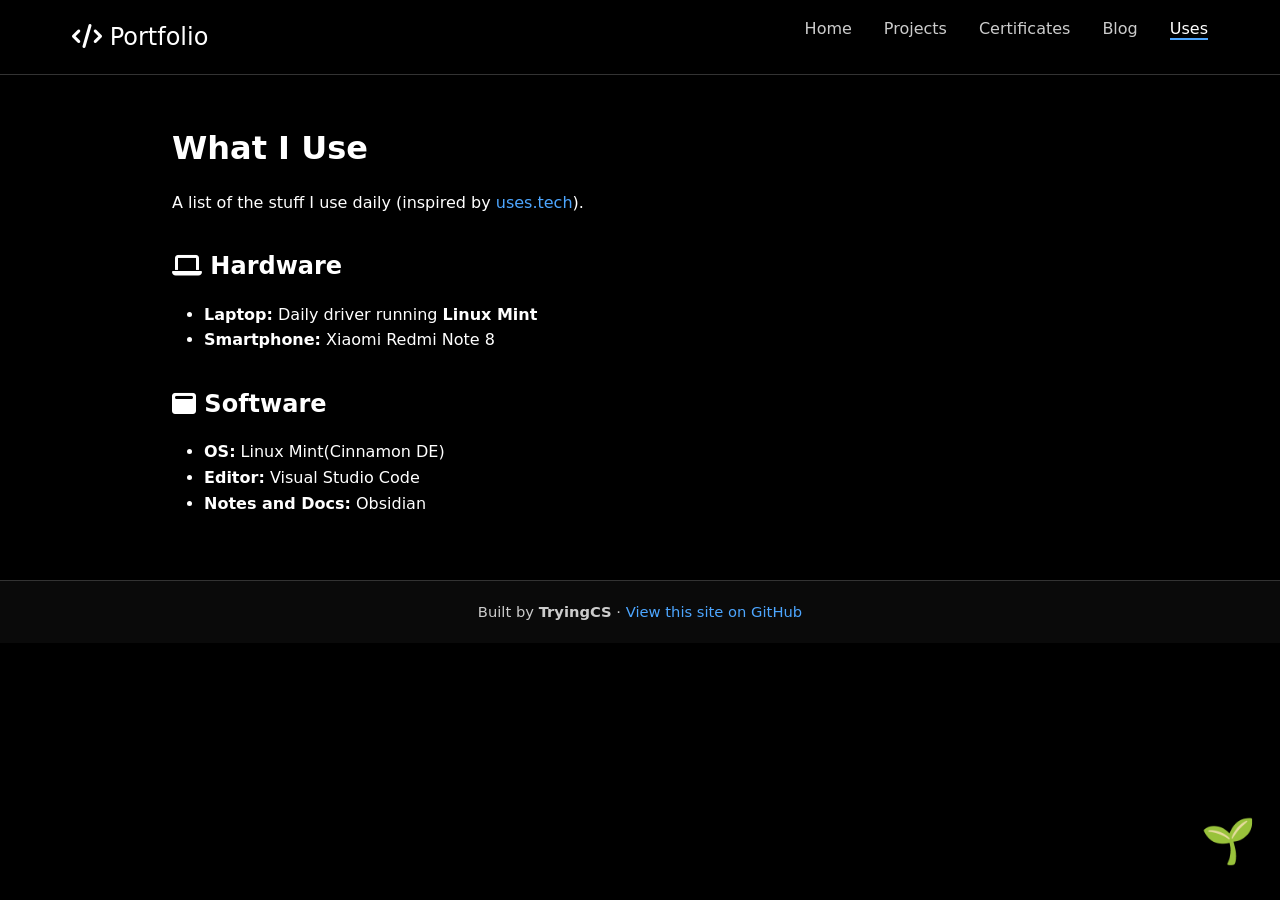
<file: pages/uses.html>
<!DOCTYPE html>
<html lang="en">
<head>
    <meta charset="UTF-8">
    <meta name="viewport" content="width=device-width, initial-scale=1.0">
    <title>Uses - TryingCS</title>
    <link rel="stylesheet" href="https://cdnjs.cloudflare.com/ajax/libs/font-awesome/6.5.1/css/all.min.css">
    <link rel="stylesheet" href="../css/style.css">
</head>
<body>
<nav class="navbar">
  <div class="nav-container">
    <div class="nav-logo"><i class="fa-solid fa-code"></i> <span>Portfolio</span></div>
    <ul class="nav-menu">
      <li class="nav-item"><a href="../index.html" class="nav-link">Home</a></li>
      <li class="nav-item"><a href="projects.html" class="nav-link">Projects</a></li>
      <li class="nav-item"><a href="certificates.html" class="nav-link">Certificates</a></li>
      <li class="nav-item"><a href="blog.html" class="nav-link">Blog</a></li>
      <li class="nav-item"><a href="uses.html" class="nav-link active">Uses</a></li>
    </ul>
    <div class="hamburger"><span></span><span></span><span></span></div>
  </div>
</nav>

<main class="container">
    <h1>What I Use</h1>
    <p>A list of the stuff I use daily (inspired by <a href="https://uses.tech/" target="_blank">uses.tech</a>).</p>
    
    <h2><i class="fa-solid fa-laptop"></i> Hardware</h2>
    <ul>
        <li><strong>Laptop:</strong> Daily driver running <strong>Linux Mint </strong></li>
        <li><strong>Smartphone:</strong> Xiaomi Redmi Note 8 </li>
    </ul>

    <h2><i class="fa-solid fa-window-maximize"></i> Software</h2>
    <ul>
        <li><strong>OS:</strong> Linux Mint(Cinnamon DE)</li>
        <li><strong>Editor:</strong> Visual Studio Code</li>
        <li><strong>Notes and Docs:</strong> Obsidian</li>

    </ul>
</main>

<footer class="site-footer">
    <p>Built by <strong>TryingCS</strong> · <a href="https://github.com/TryingCS/TryingCS.github.io" target="_blank" rel="noreferrer">View this site on GitHub</a></p>
</footer>

<img id="watering-can" src="../assets/watering-can.png" alt="">
<div id="plant-wrap" title="Water the plant"><span id="plant">🌱</span></div>
<div id="water-popup"></div>

<script src="../js/plant.js"></script>
<script src="../js/navbar.js"></script>
</body>
</html>
</file>
<file: assets/css/style.css>
/* Night garden: deep violet ink, iris primary, apricot + jade companions. */
:root {
    --bg-main: #0e0c16;
    --text-main: #f3f0ff;
    --text-sub: #b1a9c7;
    --card-bg: #161327;
    --card-sheen: rgba(163, 141, 255, 0.14);
    --navbar-bg: rgba(14, 12, 22, 0.78);
    --navbar-border: rgba(178, 160, 255, 0.18);
    --accent: #c4b2ff;
    --accent-hover: #e6dfff;
    --accent-2: #ffb27a;
    --accent-3: #7fe5c4;
    --accent-contrast: #120e1e;
    --shadow: rgba(4, 2, 10, 0.55);
    --card-hover-shadow: rgba(196, 178, 255, 0.22);
    --popup-shadow: rgba(4, 2, 10, 0.6);
    --footer-bg: #0a0812;
    --tag-bg: rgba(196, 178, 255, 0.07);
    --tag-border: rgba(196, 178, 255, 0.24);
    --overlay: rgba(8, 6, 16, 0.66);
    --hover-tint: rgba(196, 178, 255, 0.12);
    --glow-a: rgba(139, 116, 255, 0.22);
    --glow-b: rgba(255, 150, 96, 0.10);
    --glow-c: rgba(74, 214, 176, 0.12);
    --can-glow: rgba(196, 178, 255, 0.55);
    color-scheme: dark;
}

/* Light theme — only applied when the toggle (or a saved choice) sets data-theme.
   Morning garden: lavender paper, iris ink, marigold + jade companions. */
html[data-theme="light"] {
    --bg-main: #f6f4fb;
    --text-main: #1b1830;
    --text-sub: #57526e;
    --card-bg: #ffffff;
    --card-sheen: rgba(124, 96, 226, 0.07);
    --navbar-bg: rgba(246, 244, 251, 0.82);
    --navbar-border: #e4def4;
    --accent: #5b3fc4;
    --accent-hover: #3d2a95;
    --accent-2: #a45a00;
    --accent-3: #0d7a63;
    --accent-contrast: #ffffff;
    --shadow: rgba(44, 28, 96, 0.07);
    --card-hover-shadow: rgba(91, 63, 196, 0.18);
    --popup-shadow: rgba(44, 28, 96, 0.14);
    --footer-bg: #efeaf9;
    --tag-bg: #f1ecfd;
    --tag-border: #ded4f4;
    --overlay: rgba(24, 18, 44, 0.4);
    --hover-tint: rgba(91, 63, 196, 0.08);
    --glow-a: rgba(124, 96, 226, 0.16);
    --glow-b: rgba(255, 166, 94, 0.22);
    --glow-c: rgba(48, 190, 156, 0.14);
    --can-glow: rgba(40, 28, 80, 0.22);
    color-scheme: light;
}

/* Base Reset */
* { margin: 0; padding: 0; box-sizing: border-box; }

body {
    background-color: var(--bg-main);
    /* Three fixed washes keep the base colour breathing on every page. */
    background-image:
        radial-gradient(58rem 42rem at 8% -12%, var(--glow-a), transparent 62%),
        radial-gradient(46rem 34rem at 94% 4%, var(--glow-b), transparent 60%),
        radial-gradient(52rem 38rem at 50% 112%, var(--glow-c), transparent 64%);
    background-attachment: fixed;
    color: var(--text-main);
    font-family: system-ui, -apple-system, "Segoe UI", Roboto, sans-serif;
    line-height: 1.6;
    transition: background-color 0.3s ease, color 0.3s ease;
    /* Keep the footer at the bottom even when the page is only a few lines tall */
    min-height: 100vh;
    min-height: 100dvh;
    display: flex;
    flex-direction: column;
}

main { flex: 1 0 auto; }

::selection { background: var(--accent); color: var(--accent-contrast); }

/* Typography & Links */
h1, h2, h3, h4 { color: var(--text-main); margin: 2rem 0 1rem; }
p, ul, ol { margin-bottom: 1rem; }
ul { padding-inline-start: 2rem; }

a { color: var(--accent); text-decoration: none; transition: color 0.2s ease; }
a:hover { color: var(--accent-hover); text-decoration: underline; }

/* Navbar */
.navbar {
    background-color: var(--navbar-bg);
    -webkit-backdrop-filter: blur(14px) saturate(140%);
    backdrop-filter: blur(14px) saturate(140%);
    border-bottom: 1px solid var(--navbar-border);
    padding: 1rem 0;
    position: sticky;
    top: 0;
    z-index: 100;
    transition: background-color 0.3s ease, border-color 0.3s ease;
}

.nav-container {
    max-width: 1200px;
    margin: 0 auto;
    padding: 0 2rem;
    display: flex;
    justify-content: space-between;
    align-items: center;
}

.nav-logo {
    display: inline-flex;
    align-items: center;
    gap: 0.5rem;
    font-size: 1.5rem;
    font-weight: 700;
    color: var(--text-main);
    text-decoration: none;
    white-space: nowrap;
}
.nav-logo i { font-size: 1.1rem; color: var(--accent); transition: color 0.2s ease; }
.nav-logo:hover { color: var(--accent); text-decoration: none; }
.nav-logo:hover i { color: var(--accent-2); }
.nav-logo:focus-visible { outline: 2px solid var(--accent); outline-offset: 4px; border-radius: 4px; }

.nav-actions { display: flex; align-items: center; gap: 0.75rem; }

/* Search + theme buttons */
.nav-icon-btn,
.theme-toggle,
.lang-toggle {
    position: relative;
    display: inline-flex;
    align-items: center;
    justify-content: center;
    width: 2.1rem;
    height: 2.1rem;
    padding: 0;
    border-radius: 50%;
    border: 1px solid var(--navbar-border);
    background: transparent;
    color: var(--text-sub);
    cursor: pointer;
    transition: color 0.2s ease, border-color 0.2s ease, background-color 0.2s ease, transform 0.15s ease;
}

.nav-icon-btn:hover,
.theme-toggle:hover,
.lang-toggle:hover {
    color: var(--text-main);
    border-color: var(--accent);
    background: var(--hover-tint);
}

.nav-icon-btn:active,
.theme-toggle:active,
.lang-toggle:active { transform: scale(0.94); }

.nav-icon-btn:focus-visible,
.theme-toggle:focus-visible,
.lang-toggle:focus-visible { outline: 2px solid var(--accent); outline-offset: 2px; }

.nav-icon-btn i { font-size: 0.88rem; }

/* Shows the language you would switch to, so it reads the same in both modes. */
.lang-toggle {
    font-family: inherit;
    font-size: 0.9rem;
    font-weight: 600;
    line-height: 1;
}

.theme-toggle i {
    position: absolute;
    font-size: 0.85rem;
    transition: opacity 0.25s ease, transform 0.4s cubic-bezier(0.4, 0, 0.2, 1);
}
.theme-icon-sun { opacity: 1; transform: rotate(0) scale(1); }
.theme-icon-moon { opacity: 0; transform: rotate(-70deg) scale(0.5); }
html[data-theme="light"] .theme-icon-sun { opacity: 0; transform: rotate(70deg) scale(0.5); }
html[data-theme="light"] .theme-icon-moon { opacity: 1; transform: rotate(0) scale(1); }
.nav-menu { display: flex; list-style: none; gap: 2rem; }
.nav-link { color: var(--text-sub); font-weight: 500; }
.nav-link:hover { color: var(--text-main); text-decoration: none; }
.nav-link.active { color: var(--text-main); border-bottom: 2px solid var(--accent); }

/* Hamburger */
.hamburger { display: none; cursor: pointer; }
.hamburger span { display: block; width: 25px; height: 3px; margin: 5px 0; background-color: var(--text-main); }

/* Main Content */
.container { max-width: 1000px; margin: 3rem auto; padding: 0 2rem; }

/* --- PROJECTS & CARDS --- */
.hero { text-align: center; margin-bottom: 4rem; padding-top: 1rem; }
.hero h1 {
    font-size: clamp(2.3rem, 4vw, 4rem);
    font-weight: 700;
    margin-bottom: 1rem;
    color: var(--text-main);
    letter-spacing: 0.04em;
    text-transform: uppercase;
    /* Ink that picks up the iris and apricot hues of the palette. */
    background-image: linear-gradient(100deg, var(--text-main) 0%, var(--text-main) 16%, var(--accent) 52%, var(--accent-2) 96%);
    -webkit-background-clip: text;
    background-clip: text;
    -webkit-text-fill-color: transparent;
}
.subtitle {
    font-size: 1.08rem;
    color: var(--text-sub);
    max-width: 700px;
    margin: 0 auto;
    font-style: italic;
}

.grid {
    display: grid;
    grid-template-columns: repeat(auto-fit, minmax(280px, 1fr));
    gap: 2rem;
    width: 100%;
    margin-bottom: 2rem;
}

.card {
    background-color: var(--card-bg);
    background-image: radial-gradient(130% 95% at 100% 0%, var(--card-sheen), transparent 62%);
    padding: 2rem 1.75rem;
    border-radius: 0.9rem;
    border: 1px solid var(--navbar-border);
    box-shadow: 0 6px 18px var(--shadow);
    transition: transform 0.2s ease, box-shadow 0.2s ease, border-color 0.2s ease, background-color 0.3s ease;
    text-align: start;
    position: relative;
}

/* Each card in a row keeps its own hue from the trio. */
.card:nth-child(3n + 1) { --card-hue: var(--accent); }
.card:nth-child(3n + 2) { --card-hue: var(--accent-2); }
.card:nth-child(3n + 3) { --card-hue: var(--accent-3); }

.card:hover {
    transform: translateY(-4px);
    border-color: color-mix(in srgb, var(--card-hue, var(--accent)) 55%, var(--navbar-border));
    box-shadow: 0 12px 26px -10px color-mix(in srgb, var(--card-hue, var(--accent)) 55%, transparent);
}

.card-icon { font-size: 1.8rem; color: var(--card-hue, var(--accent)); margin-bottom: 0.9rem; transition: color 0.2s ease; }

.card a {
    text-decoration: none;
    color: var(--text-main);
    font-weight: 700;
    font-size: 1.2rem;
    display: block;
    margin-bottom: 0.5rem;
    transition: color 0.2s;
}

.card a:hover { color: var(--card-hue, var(--accent)); }
.card p { color: var(--text-sub); margin: 0.5rem 0 0; line-height: 1.55; }

.tags { margin-top: 1.25rem; display: flex; gap: 0.5rem; flex-wrap: wrap; }
.tag:nth-child(3n + 1) { --tag-hue: var(--accent); }
.tag:nth-child(3n + 2) { --tag-hue: var(--accent-2); }
.tag:nth-child(3n + 3) { --tag-hue: var(--accent-3); }

.tag {
    background: var(--tag-bg);
    background-color: color-mix(in srgb, var(--tag-hue, var(--accent)) 9%, var(--tag-bg));
    color: var(--tag-hue, var(--text-sub));
    padding: 0.35rem 0.7rem;
    border-radius: 999px;
    font-size: 0.72rem;
    font-weight: 600;
    letter-spacing: 0.04em;
    text-transform: uppercase;
    border: 1px solid var(--tag-border);
    border-color: color-mix(in srgb, var(--tag-hue, var(--accent)) 32%, transparent);
    transition: background-color 0.3s ease, border-color 0.3s ease, color 0.3s ease;
}

.cta-button {
    display: inline-block;
    padding: 0.8rem 1.8rem;
    background-color: var(--accent);
    background-image: linear-gradient(120deg, var(--accent), var(--accent-3));
    color: var(--accent-contrast);
    text-decoration: none;
    border-radius: 0.5rem;
    font-weight: 700;
    letter-spacing: 0.04em;
    text-transform: uppercase;
    border: 1px solid transparent;
    transition: filter 0.2s ease, transform 0.2s ease;
}

.cta-button:hover { filter: brightness(1.08); transform: translateY(-1px); }

/* --- PLANT EASTER EGG --- */
#plant-wrap {
    position: fixed;
    bottom: 1.5rem;
    right: 1.5rem;
    z-index: 10;
    font-size: 2.75rem;
    cursor: pointer;
    user-select: none;
    transition: transform 0.2s;
}
#plant-wrap:hover {
    transform: scale(1.05);
    filter: drop-shadow(0 6px 14px color-mix(in srgb, var(--accent-3) 45%, transparent));
}
#plant-wrap:active { transform: scale(0.97); }

#water-popup {
    position: fixed;
    bottom: 6rem;
    right: 1.5rem;
    z-index: 10;
    background: var(--card-bg);
    border: 1px solid var(--navbar-border);
    border-color: color-mix(in srgb, var(--accent-3) 40%, var(--navbar-border));
    border-radius: 0.6rem;
    padding: 0.65rem 0.9rem;
    font-size: 0.82rem;
    opacity: 0;
    pointer-events: none;
    transform: translateY(6px);
    transition: opacity 0.25s, transform 0.25s;
    color: var(--text-main);
    box-shadow: 0 8px 20px var(--popup-shadow);
}

#water-popup.show { opacity: 1; transform: translateY(0); }

#watering-can {
    position: fixed;
    right: 5.5rem;
    bottom: 5rem;
    width: 110px;
    z-index: 11;
    pointer-events: none;
    opacity: 0;
    transform: rotate(-10deg) translateY(14px);
    transform-origin: 50% 85%;
    transition: opacity 0.3s ease, transform 0.35s ease;
    /* Add a subtle white glow so the watering can doesn't disappear into the black background */
    filter: drop-shadow(0 0 3px var(--can-glow)); 
}

body.watering #watering-can {
    opacity: 1;
    transform: rotate(45deg) translateY(0);
}

.drop {
    position: fixed;
    z-index: 9;
    color: var(--accent);
    pointer-events: none;
    animation: fall 0.65s ease-in forwards;
}

@keyframes fall {
    to { transform: translate(12px, 60px); opacity: 0; }
}

/* --- FOOTER --- */
.site-footer {
    border-top: 1px solid var(--navbar-border);
    background-color: var(--footer-bg);
    background-image: linear-gradient(180deg, transparent, color-mix(in srgb, var(--accent) 10%, transparent));
    padding: 1.2rem 1rem;
    text-align: center;
    margin-top: 4rem;
    transition: background-color 0.3s ease, border-color 0.3s ease;
}
.site-footer p { color: var(--text-sub); font-size: 0.92rem; margin: 0; }
.site-footer a { color: var(--accent); text-decoration: none; }
.site-footer a:hover { text-decoration: underline; }

/* --- EXTRA (PALETTE-ONLY) PAGES MIRRORED INTO THE MOBILE MENU --- */
.nav-more,
.nav-more-label { display: none; }

/* --- MOBILE RESPONSIVENESS --- */
@media (max-width: 768px) {
    .nav-more { display: block; }
    .nav-more-label {
        display: block;
        width: min(240px, 76%);
        margin: 0 auto;
        padding-top: 1.25rem;
        border-top: 1px solid var(--navbar-border);
        font-size: 0.68rem;
        font-weight: 600;
        letter-spacing: 0.16em;
        text-transform: uppercase;
        color: var(--text-sub);
        opacity: 0.85;
    }

    .nav-menu {
        position: fixed;
        /* Sits in place and fades in: a box parked off the inline-start side
           would widen an RTL page and add a horizontal scrollbar. */
        inset-inline-start: 0;
        top: 70px;
        flex-direction: column;
        background-color: var(--bg-main);
        width: 100%;
        text-align: center;
        padding: 2rem 0;
        border-bottom: 1px solid var(--navbar-border);
        opacity: 0;
        visibility: hidden;
        pointer-events: none;
        transition: opacity 0.25s ease, visibility 0.25s ease;
    }
    .nav-menu.active {
        opacity: 1;
        visibility: visible;
        pointer-events: auto;
    }
    .hamburger { display: block; }
    .nav-actions { gap: 0.6rem; }
    /* Three round buttons plus the burger need a little more room here. */
    .nav-container { padding: 0 1rem; }
    .nav-icon-btn,
    .theme-toggle,
    .lang-toggle { width: 2.1rem; height: 2.1rem; }
    
    #watering-can { width: 80px; right: 4rem; bottom: 4rem; }
    #plant-wrap { font-size: 2rem; right: 1rem; bottom: 1rem; }
    #water-popup { bottom: 4.5rem; right: 1rem; }
}

/* --- RIGHT-TO-LEFT (Arabic) --- */

/* The navbar keeps one arrangement in every language: the language button must
   stay under the cursor after a click instead of jumping to the other side.
   Arabic strings inside still shape correctly; only the bar stays LTR. */
html[dir="rtl"] .navbar { direction: ltr; }

/* Hold the first paint while a translated page swaps its built-in English
   strings, so switching pages never flashes English. i18n.js sets and clears
   this attribute (and has a timeout fallback so it can never stay hidden). */
html { background-color: var(--bg-main); }
html[data-i18n-pending] body { visibility: hidden; }

html[dir="rtl"] body {
    /* Arabic needs a face that shapes it and slightly looser leading. */
    font-family: "Noto Sans Arabic", "Noto Naskh Arabic", "Segoe UI", Tahoma, system-ui, sans-serif;
    line-height: 1.8;
}

/* Arabic has no letter case, and letter-spacing breaks the joins between letters. */
html[dir="rtl"] .hero h1,
html[dir="rtl"] .tag,
html[dir="rtl"] .cta-button,
html[dir="rtl"] .nav-more-label {
    letter-spacing: normal;
    text-transform: none;
}

/* Mirror the headline wash so it still runs from ink into colour. */
html[dir="rtl"] .hero h1 {
    background-image: linear-gradient(260deg, var(--text-main) 0%, var(--text-main) 16%, var(--accent) 52%, var(--accent-2) 96%);
}

html[dir="rtl"] .subtitle { font-style: normal; }
html[dir="rtl"] .tag { font-size: 0.78rem; }
/* --- USES PAGE (spec-sheet layout) --- */
.uses-hero {
    max-width: 60ch;
    margin: 1rem 0 3rem;
}

.uses-eyebrow {
    display: inline-flex;
    align-items: center;
    gap: 0.65rem;
    margin: 0 0 1.1rem;
    font-size: 0.72rem;
    font-weight: 600;
    letter-spacing: 0.22em;
    text-transform: uppercase;
    color: var(--accent-2);
}

.uses-eyebrow::before {
    content: "";
    width: 2.2rem;
    height: 1px;
    background: currentColor;
    opacity: 0.75;
}

.uses-hero h1 {
    margin: 0 0 1rem;
    font-size: clamp(2.1rem, 4.4vw, 3.4rem);
    font-weight: 700;
    line-height: 1.06;
    letter-spacing: -0.01em;
    background-image: linear-gradient(100deg, var(--text-main) 0%, var(--text-main) 24%, var(--accent) 64%, var(--accent-2) 100%);
    -webkit-background-clip: text;
    background-clip: text;
    -webkit-text-fill-color: transparent;
}

.uses-lede {
    max-width: 54ch;
    margin: 0;
    font-size: 1.02rem;
    color: var(--text-sub);
}

.uses-lede a {
    color: var(--accent);
    text-decoration: underline;
    text-decoration-thickness: 1px;
    text-underline-offset: 3px;
    text-decoration-color: color-mix(in srgb, var(--accent) 45%, transparent);
}

.uses-lede a:hover { text-decoration-color: currentColor; text-decoration-thickness: 2px; }

.uses-grid {
    display: grid;
    grid-template-columns: 1fr;
    gap: 1.5rem;
    align-items: start;
    margin-bottom: 1rem;
}

.uses-panel {
    --panel-hue: var(--accent);
    position: relative;
    overflow: hidden;
    padding: 1.5rem 1.5rem 0.7rem;
    border-radius: 1rem;
    border: 1px solid var(--navbar-border);
    background-color: var(--card-bg);
    background-image: radial-gradient(120% 90% at 100% 0%, var(--card-sheen), transparent 62%);
    box-shadow: 0 12px 30px -22px var(--shadow);
    transition: border-color 0.25s ease, background-color 0.3s ease;
}

.uses-panel:nth-child(2) { --panel-hue: var(--accent-3); }

/* A hairline of the panel's own hue, so the two sheets read apart. */
.uses-panel::before {
    content: "";
    position: absolute;
    top: 0;
    inset-inline: 0;
    height: 2px;
    background-image: linear-gradient(90deg, transparent, color-mix(in srgb, var(--panel-hue) 70%, transparent), transparent);
}

.uses-panel:hover {
    border-color: color-mix(in srgb, var(--panel-hue) 42%, var(--navbar-border));
}

.uses-panel-head {
    display: grid;
    grid-template-columns: auto 1fr;
    align-items: center;
    gap: 0.9rem;
    padding-bottom: 1.15rem;
    border-bottom: 1px solid var(--navbar-border);
}

.uses-panel-icon {
    display: grid;
    place-items: center;
    width: 2.6rem;
    height: 2.6rem;
    border-radius: 0.7rem;
    font-size: 1rem;
    color: var(--panel-hue);
    background-color: color-mix(in srgb, var(--panel-hue) 12%, transparent);
    border: 1px solid color-mix(in srgb, var(--panel-hue) 30%, transparent);
}

.uses-panel-title h2 {
    margin: 0;
    font-size: 1.05rem;
    font-weight: 650;
    letter-spacing: 0.02em;
}

.uses-panel-note {
    margin: 0.15rem 0 0;
    font-size: 0.8rem;
    color: var(--text-sub);
}

.uses-list { margin: 0; padding: 0; }

.uses-item {
    display: grid;
    grid-template-columns: 8.5rem 1fr;
    gap: 0.3rem 1rem;
    align-items: baseline;
    margin-inline: -0.55rem;
    padding: 0.95rem 0.55rem;
    border-radius: 0.5rem;
    border-bottom: 1px solid color-mix(in srgb, var(--navbar-border) 75%, transparent);
    transition: background-color 0.2s ease;
}

.uses-item:last-child { border-bottom: 0; }

.uses-item:hover { background-color: color-mix(in srgb, var(--panel-hue) 7%, transparent); }

.uses-item dt {
    font-size: 0.7rem;
    font-weight: 600;
    letter-spacing: 0.14em;
    text-transform: uppercase;
    color: var(--text-sub);
    transition: color 0.2s ease;
}

.uses-item:hover dt { color: var(--panel-hue); }

.uses-item dd {
    margin: 0;
    font-size: 1rem;
    font-weight: 500;
    color: var(--text-main);
    text-wrap: balance;
}

@media (min-width: 780px) {
    /* Hardware has fewer entries; let the sheets differ in width. */
    .uses-grid { grid-template-columns: 0.85fr 1.15fr; }
}

@media (max-width: 560px) {
    .uses-item { grid-template-columns: 1fr; gap: 0.2rem; }
    .uses-panel { padding: 1.25rem 1.15rem 0.55rem; }
    .uses-panel-head { gap: 0.75rem; }
}

/* Mirror the headline wash; Arabic has no letter case and no joins to space out. */
html[dir="rtl"] .uses-hero h1 {
    background-image: linear-gradient(260deg, var(--text-main) 0%, var(--text-main) 24%, var(--accent) 64%, var(--accent-2) 100%);
}
html[dir="rtl"] .uses-eyebrow,
html[dir="rtl"] .uses-item dt {
    letter-spacing: normal;
    text-transform: none;
}
html[dir="rtl"] .uses-eyebrow { font-size: 0.8rem; }

/* --- ABOUT PAGE --- */
.about-hero {
    text-align: start;
    margin-bottom: 3rem;
}

.about-hero .subtitle { margin: 0; }

.about-section h2 {
    margin: 0 0 0.6rem;
    font-size: 0.74rem;
    font-weight: 600;
    letter-spacing: 0.2em;
    text-transform: uppercase;
    color: var(--accent-2);
}

.about-section p {
    max-width: 60ch;
    color: var(--text-sub);
}

.about-contacts {
    display: grid;
    grid-template-columns: repeat(auto-fit, minmax(240px, 1fr));
    gap: 1rem;
    margin: 1.75rem 0 0;
    padding: 0;
    list-style: none;
}

.about-contact {
    display: flex;
    align-items: center;
    gap: 0.85rem;
    flex-wrap: wrap;
    padding: 1rem 1.15rem;
    border-radius: 0.9rem;
    border: 1px solid var(--navbar-border);
    background-color: var(--card-bg);
    background-image: radial-gradient(130% 95% at 100% 0%, var(--card-sheen), transparent 62%);
    color: var(--text-main);
    transition: transform 0.2s ease, border-color 0.2s ease, color 0.2s ease, background-color 0.3s ease;
}

.about-contact:hover {
    color: var(--text-main);
    text-decoration: none;
    transform: translateY(-2px);
    border-color: color-mix(in srgb, var(--accent) 45%, var(--navbar-border));
}

.about-contact:focus-visible {
    outline: 2px solid var(--accent);
    outline-offset: 2px;
}

.about-contact i { color: var(--accent); font-size: 1.1rem; }

.about-contact-label { font-weight: 600; }

.about-contact-value {
    margin-inline-start: auto;
    font-size: 0.85rem;
    color: var(--text-sub);
    overflow-wrap: anywhere;
}

html[dir="rtl"] .about-section h2 {
    letter-spacing: normal;
    text-transform: none;
}
</file>
<file: css/style.css>
:root {
    --bg-main: #000000;
    --text-main: #ffffff;
    --text-sub: #cccccc;
    --card-bg: #111111;
    --navbar-border: #333333;
    --accent: #4da6ff; /* Blue for links/accents */
    --shadow: rgba(255, 255, 255, 0.05);
}

/* Base Reset */
* { margin: 0; padding: 0; box-sizing: border-box; }

body {
    background-color: var(--bg-main);
    color: var(--text-main);
    font-family: system-ui, -apple-system, "Segoe UI", Roboto, sans-serif;
    line-height: 1.6;
}

/* Typography & Links */
h1, h2, h3, h4 { color: var(--text-main); margin: 2rem 0 1rem; }
p, ul, ol { margin-bottom: 1rem; }
ul { padding-left: 2rem; }

a { color: var(--accent); text-decoration: none; transition: color 0.2s ease; }
a:hover { color: #80c1ff; text-decoration: underline; }

/* Navbar */
.navbar {
    background-color: var(--bg-main);
    border-bottom: 1px solid var(--navbar-border);
    padding: 1rem 0;
    position: sticky;
    top: 0;
    z-index: 100;
}

.nav-container {
    max-width: 1200px;
    margin: 0 auto;
    padding: 0 2rem;
    display: flex;
    justify-content: space-between;
    align-items: center;
}

.nav-logo { font-size: 1.5rem; color: var(--text-main); }
.nav-menu { display: flex; list-style: none; gap: 2rem; }
.nav-link { color: var(--text-sub); font-weight: 500; }
.nav-link:hover { color: var(--text-main); text-decoration: none; }
.nav-link.active { color: var(--text-main); border-bottom: 2px solid var(--accent); }

/* Hamburger */
.hamburger { display: none; cursor: pointer; }
.hamburger span { display: block; width: 25px; height: 3px; margin: 5px 0; background-color: var(--text-main); }

/* Main Content */
.container { max-width: 1000px; margin: 3rem auto; padding: 0 2rem; }

/* --- PROJECTS & CARDS --- */
.hero { text-align: center; margin-bottom: 4rem; padding-top: 1rem; }
.hero h1 {
    font-size: clamp(2.3rem, 4vw, 4rem);
    font-weight: 700;
    margin-bottom: 1rem;
    color: var(--text-main);
    letter-spacing: 0.04em;
    text-transform: uppercase;
}
.subtitle {
    font-size: 1.08rem;
    color: var(--text-sub);
    max-width: 700px;
    margin: 0 auto;
    font-style: italic;
}

.featured-section { margin-bottom: 4rem; }
.featured-section h2 {
    font-size: clamp(1.8rem, 3vw, 2.4rem);
    font-weight: 700;
    margin-bottom: 2rem;
    text-align: center;
    color: var(--text-main);
    letter-spacing: 0.08em;
    text-transform: uppercase;
}

.grid {
    display: grid;
    grid-template-columns: repeat(auto-fit, minmax(280px, 1fr));
    gap: 2rem;
    width: 100%;
    margin-bottom: 2rem;
}

.card {
    background: var(--card-bg);
    padding: 2rem 1.75rem;
    border-radius: 0.9rem;
    border: 1px solid var(--navbar-border);
    box-shadow: 0 6px 18px var(--shadow);
    transition: transform 0.2s ease, box-shadow 0.2s ease, border-color 0.2s ease;
    text-align: left;
    position: relative;
}

.card:hover {
    transform: translateY(-4px);
    box-shadow: 0 10px 24px rgba(255, 255, 255, 0.08);
    border-color: var(--accent);
}

.card-icon { font-size: 1.8rem; color: var(--accent); margin-bottom: 0.9rem; }

.card a {
    text-decoration: none;
    color: var(--text-main);
    font-weight: 700;
    font-size: 1.2rem;
    display: block;
    margin-bottom: 0.5rem;
    transition: color 0.2s;
}

.card a:hover { color: var(--accent); }
.card p { color: var(--text-sub); margin: 0.5rem 0 0; line-height: 1.55; }

.tags { margin-top: 1.25rem; display: flex; gap: 0.5rem; flex-wrap: wrap; }
.tag {
    background: #222222;
    color: var(--text-sub);
    padding: 0.35rem 0.7rem;
    border-radius: 999px;
    font-size: 0.72rem;
    font-weight: 600;
    letter-spacing: 0.04em;
    text-transform: uppercase;
    border: 1px solid #444444;
}

.page-section {
    background: var(--card-bg);
    border: 1px solid var(--navbar-border);
    border-radius: 0.9rem;
    padding: 2rem;
    text-align: center;
}

.cta-button {
    display: inline-block;
    padding: 0.8rem 1.8rem;
    background: var(--accent);
    color: #000000;
    text-decoration: none;
    border-radius: 0.5rem;
    font-weight: 700;
    letter-spacing: 0.04em;
    text-transform: uppercase;
    border: 1px solid var(--accent);
    transition: background-color 0.2s ease, transform 0.2s ease;
}

.cta-button:hover { background: #80c1ff; transform: translateY(-1px); }

/* --- PLANT EASTER EGG --- */
#plant-wrap {
    position: fixed;
    bottom: 1.5rem;
    right: 1.5rem;
    z-index: 10;
    font-size: 2.75rem;
    cursor: pointer;
    user-select: none;
    transition: transform 0.2s;
}
#plant-wrap:hover { transform: scale(1.05); }
#plant-wrap:active { transform: scale(0.97); }

#water-popup {
    position: fixed;
    bottom: 6rem;
    right: 1.5rem;
    z-index: 10;
    background: var(--card-bg);
    border: 1px solid var(--navbar-border);
    border-radius: 0.6rem;
    padding: 0.65rem 0.9rem;
    font-size: 0.82rem;
    opacity: 0;
    pointer-events: none;
    transform: translateY(6px);
    transition: opacity 0.25s, transform 0.25s;
    color: var(--text-main);
    box-shadow: 0 8px 20px rgba(255,255,255,0.06);
}

#water-popup.show { opacity: 1; transform: translateY(0); }

#watering-can {
    position: fixed;
    right: 5.5rem;
    bottom: 5rem;
    width: 110px;
    z-index: 11;
    pointer-events: none;
    opacity: 0;
    transform: rotate(-10deg) translateY(14px);
    transform-origin: 50% 85%;
    transition: opacity 0.3s ease, transform 0.35s ease;
    /* Add a subtle white glow so the watering can doesn't disappear into the black background */
    filter: drop-shadow(0 0 3px rgba(255, 255, 255, 0.8)); 
}

body.watering #watering-can {
    opacity: 1;
    transform: rotate(45deg) translateY(0);
}

.drop {
    position: fixed;
    z-index: 9;
    color: var(--accent);
    pointer-events: none;
    animation: fall 0.65s ease-in forwards;
}

@keyframes fall {
    to { transform: translate(12px, 60px); opacity: 0; }
}

/* --- FOOTER --- */
.site-footer {
    border-top: 1px solid var(--navbar-border);
    background: #0a0a0a;
    padding: 1.2rem 1rem;
    text-align: center;
    margin-top: 4rem;
}
.site-footer p { color: var(--text-sub); font-size: 0.92rem; margin: 0; }
.site-footer a { color: var(--accent); text-decoration: none; }
.site-footer a:hover { text-decoration: underline; }

/* --- MOBILE RESPONSIVENESS --- */
@media (max-width: 768px) {
    .nav-menu {
        position: fixed;
        left: -100%;
        top: 70px;
        flex-direction: column;
        background-color: var(--bg-main);
        width: 100%;
        text-align: center;
        transition: 0.3s;
        padding: 2rem 0;
        border-bottom: 1px solid var(--navbar-border);
    }
    .nav-menu.active { left: 0; }
    .hamburger { display: block; }
    
    #watering-can { width: 80px; right: 4rem; bottom: 4rem; }
    #plant-wrap { font-size: 2rem; right: 1rem; bottom: 1rem; }
    #water-popup { bottom: 4.5rem; right: 1rem; }
}
</file>
